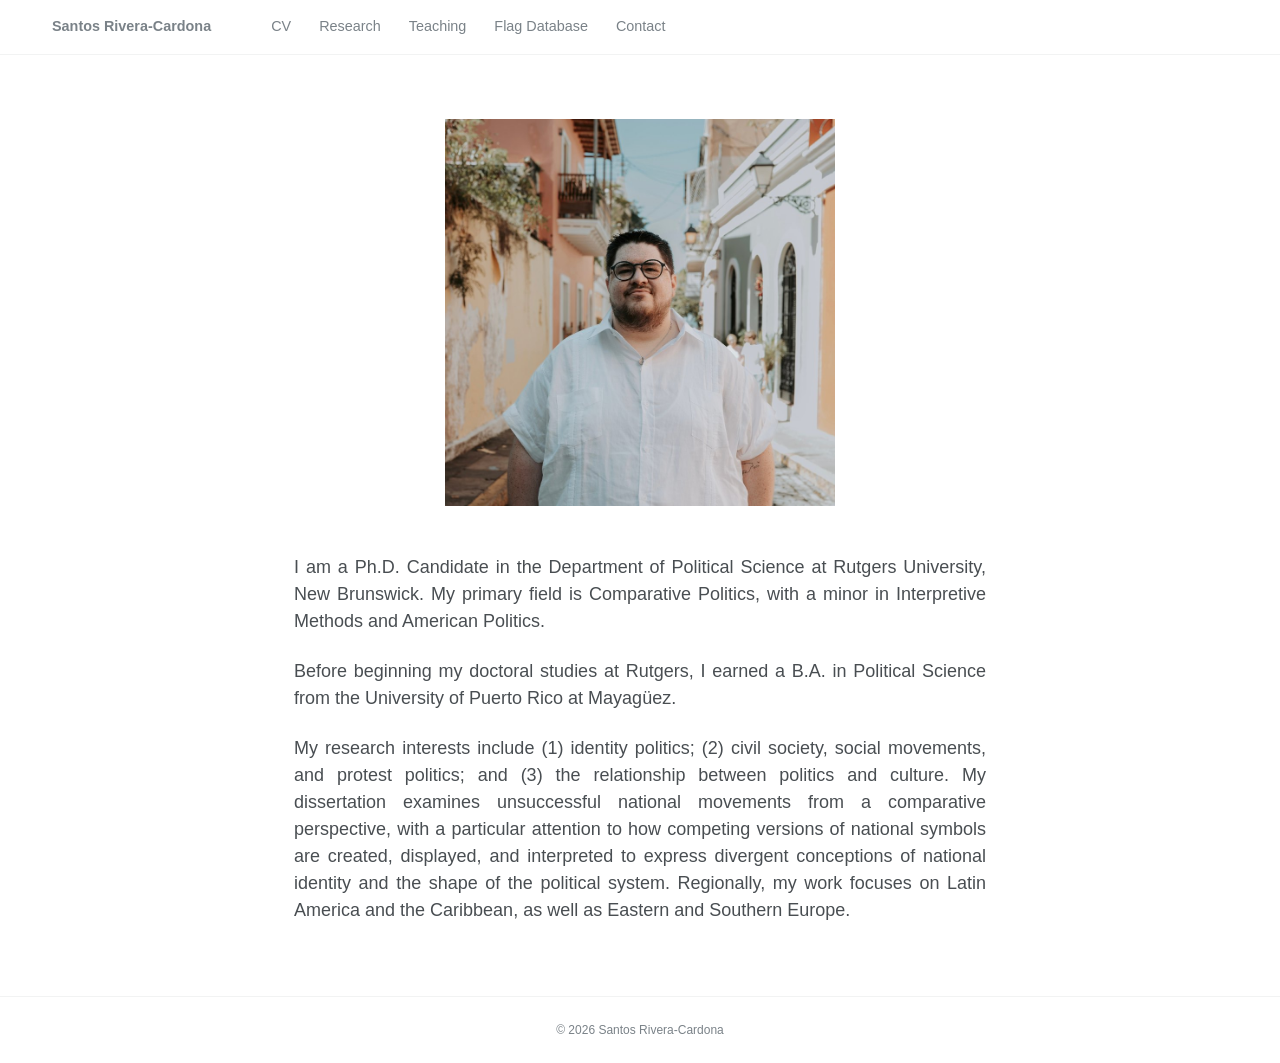
<file: index.html>
<!DOCTYPE html>
<html lang="en">
<head>
  <meta charset="utf-8">
  <meta name="viewport" content="width=device-width, initial-scale=1">
  <title>Santos Rivera-Cardona</title>
  <link rel="stylesheet" href="style.css">
</head>
<body>

<header class="masthead">
  <nav aria-label="Main">
    <a class="site-title" href="index.html">Santos Rivera-Cardona</a>
    <a href="cv.html">CV</a>
    <a href="research.html">Research</a>
    <a href="teaching.html">Teaching</a>
    <a href="flags.html">Flag Database</a>
    <a href="contact.html">Contact</a>
  </nav>
</header>

<main>

  <!-- Replace profile.jpg with your own photo (keep the same file name) -->
  <img class="profile-photo" src="profile.jpg" alt="Santos Rivera-Cardona">

  <!-- Bio. Copy a <p></p> line for each new paragraph. -->
  <p>I am a Ph.D. Candidate in the Department of Political Science at Rutgers University, New Brunswick. My primary field is Comparative Politics, with a minor in Interpretive Methods and American Politics.</p>

  <p>Before beginning my doctoral studies at Rutgers, I earned a B.A. in Political Science from the University of Puerto Rico at Mayagüez.</p>

  <p>My research interests include (1) identity politics; (2) civil society, social movements, and protest politics; and (3) the relationship between politics and culture. My dissertation examines unsuccessful national movements from a comparative perspective, with a particular attention to how competing versions of national symbols are created, displayed, and interpreted to express divergent conceptions of national identity and the shape of the political system. Regionally, my work focuses on Latin America and the Caribbean, as well as Eastern and Southern Europe.</p>

</main>

<footer>
  © 2026 Santos Rivera-Cardona
</footer>

</body>
</html>
</file>
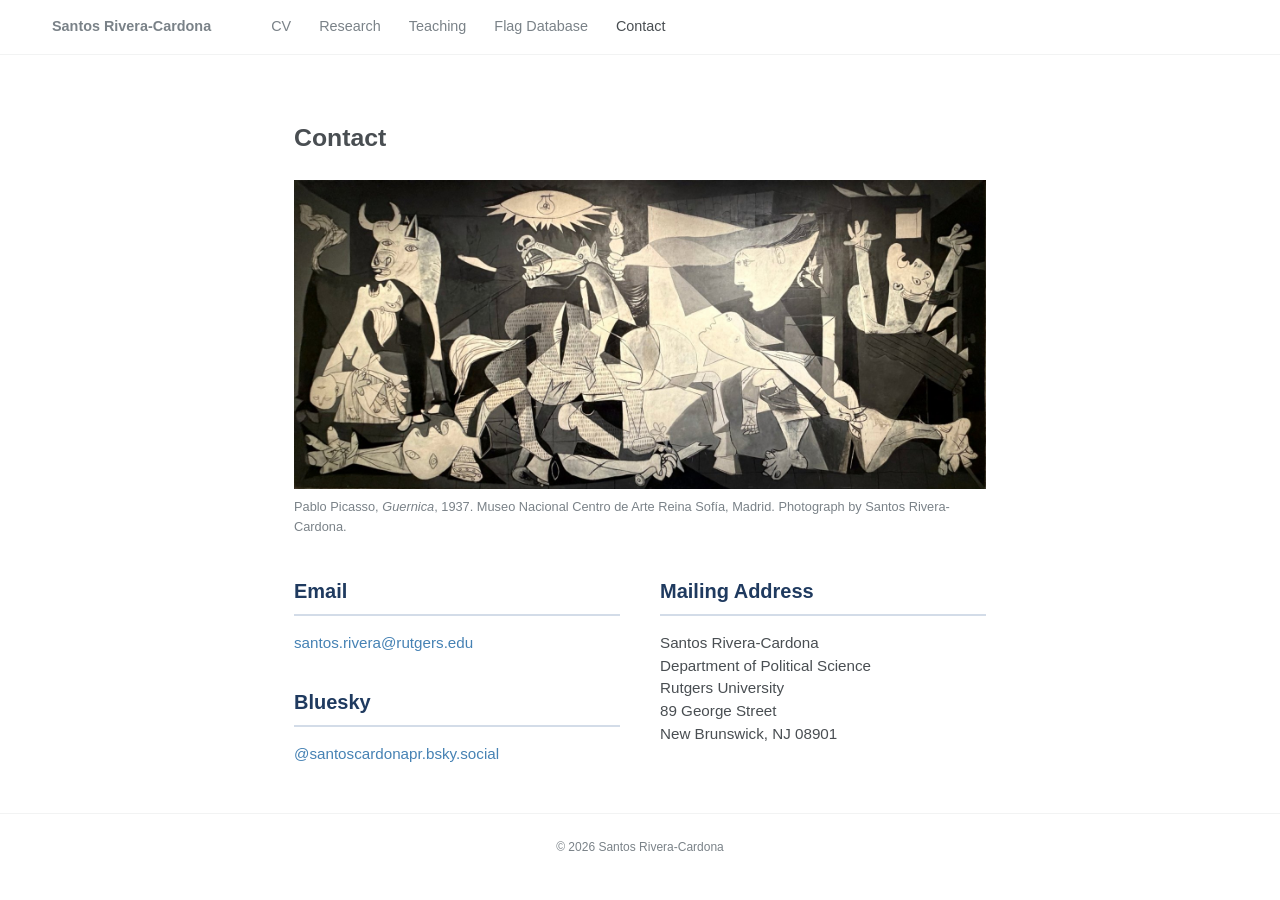
<file: contact.html>
<!DOCTYPE html>
<html lang="en">
<head>
  <meta charset="utf-8">
  <meta name="viewport" content="width=device-width, initial-scale=1">
  <title>Contact - Santos Rivera-Cardona</title>
  <link rel="stylesheet" href="style.css">
</head>
<body>

<header class="masthead">
  <nav aria-label="Main">
    <a class="site-title" href="index.html">Santos Rivera-Cardona</a>
    <a href="cv.html">CV</a>
    <a href="research.html">Research</a>
    <a href="teaching.html">Teaching</a>
    <a href="flags.html">Flag Database</a>
    <a href="contact.html" aria-current="page">Contact</a>
  </nav>
</header>

<main>

  <h1>Contact</h1>

  <figure class="wide-photo">
    <img src="contact.jpg" alt="Pablo Picasso’s Guernica on display at the Museo Reina Sofía in Madrid">
    <figcaption>Pablo Picasso, <em>Guernica</em>, 1937. Museo Nacional Centro de Arte Reina Sofía, Madrid. Photograph by Santos Rivera-Cardona.</figcaption>
  </figure>

  <div class="contact-grid">
    <div>
      <section>
        <h2>Email</h2>
        <p><a href="mailto:santos.rivera@rutgers.edu">santos.rivera@rutgers.edu</a></p>
      </section>

      <section class="contact-next">
        <h2>Bluesky</h2>
        <p><a href="https://bsky.app/profile/santoscardonapr.bsky.social">@santoscardonapr.bsky.social</a></p>
      </section>
    </div>

    <section>
      <h2>Mailing Address</h2>
      <address>
        Santos Rivera-Cardona<br>
        Department of Political Science<br>
        Rutgers University<br>
        89 George Street<br>
        New Brunswick, NJ 08901
      </address>
    </section>
  </div>

</main>

<footer>
  © 2026 Santos Rivera-Cardona
</footer>

</body>
</html>
</file>
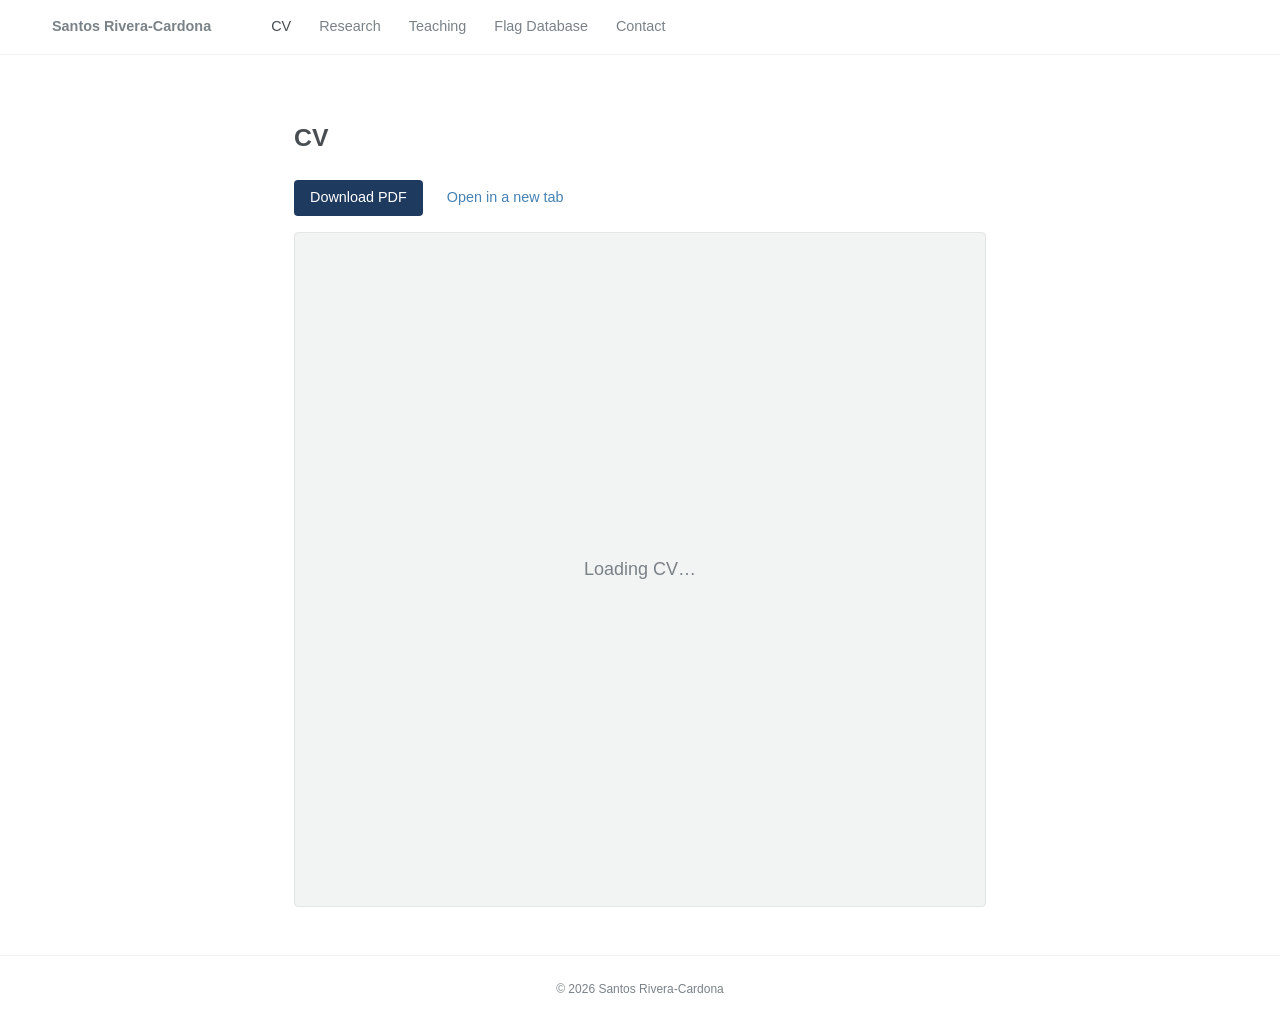
<file: cv.html>
<!DOCTYPE html>
<html lang="en">
<head>
  <meta charset="utf-8">
  <meta name="viewport" content="width=device-width, initial-scale=1">
  <title>CV - Santos Rivera-Cardona</title>
  <link rel="stylesheet" href="style.css">
</head>
<body>

<header class="masthead">
  <nav aria-label="Main">
    <a class="site-title" href="index.html">Santos Rivera-Cardona</a>
    <a href="cv.html" aria-current="page">CV</a>
    <a href="research.html">Research</a>
    <a href="teaching.html">Teaching</a>
    <a href="flags.html">Flag Database</a>
    <a href="contact.html">Contact</a>
  </nav>
</header>

<main>

  <h1>CV</h1>

  <!-- Your CV lives at cv.pdf. To update it, replace that file and keep the same name. -->
  <div class="cv-toolbar">
    <a class="cv-download" href="cv.pdf" download>Download PDF</a>
    <a href="cv.pdf" target="_blank" rel="noopener">Open in a new tab</a>
  </div>

  <div class="cv-viewer" id="cv-viewer" tabindex="0" role="region" aria-label="CV, scroll to read">
    <p class="cv-status">Loading CV…</p>
  </div>

  <script type="module">
    // Draws each page of cv.pdf inside the scrolling window.
    // Uses PDF.js (in the js folder) so it looks the same on phones and computers.
    const box = document.getElementById('cv-viewer');
    const url = 'cv.pdf';

    async function draw() {
      const pdfjs = await import('./pdf.min.mjs');
      pdfjs.GlobalWorkerOptions.workerSrc = './pdf.worker.min.mjs';
      const pdf = await pdfjs.getDocument({ url }).promise;
      const available = box.clientWidth - 32;
      const dpr = window.devicePixelRatio || 1;
      const pages = [];
      for (let i = 1; i <= pdf.numPages; i++) {
        const page = await pdf.getPage(i);
        const base = page.getViewport({ scale: 1 });
        const scale = Math.min(available / base.width, 1.5);
        const view = page.getViewport({ scale: scale * dpr });
        const canvas = document.createElement('canvas');
        canvas.className = 'cv-page';
        canvas.width = view.width;
        canvas.height = view.height;
        canvas.style.width = Math.floor(view.width / dpr) + 'px';
        canvas.setAttribute('role', 'img');
        canvas.setAttribute('aria-label', `CV page ${i} of ${pdf.numPages}`);
        await page.render({ canvasContext: canvas.getContext('2d'), viewport: view }).promise;
        pages.push(canvas);
      }
      box.replaceChildren(...pages);
    }

    draw().catch(() => {
      // If anything fails, fall back to the browser's own PDF viewer.
      box.innerHTML = '<iframe class="cv-frame" src="cv.pdf" title="CV"></iframe>';
    });
  </script>

</main>

<footer>
  © 2026 Santos Rivera-Cardona
</footer>

</body>
</html>
</file>
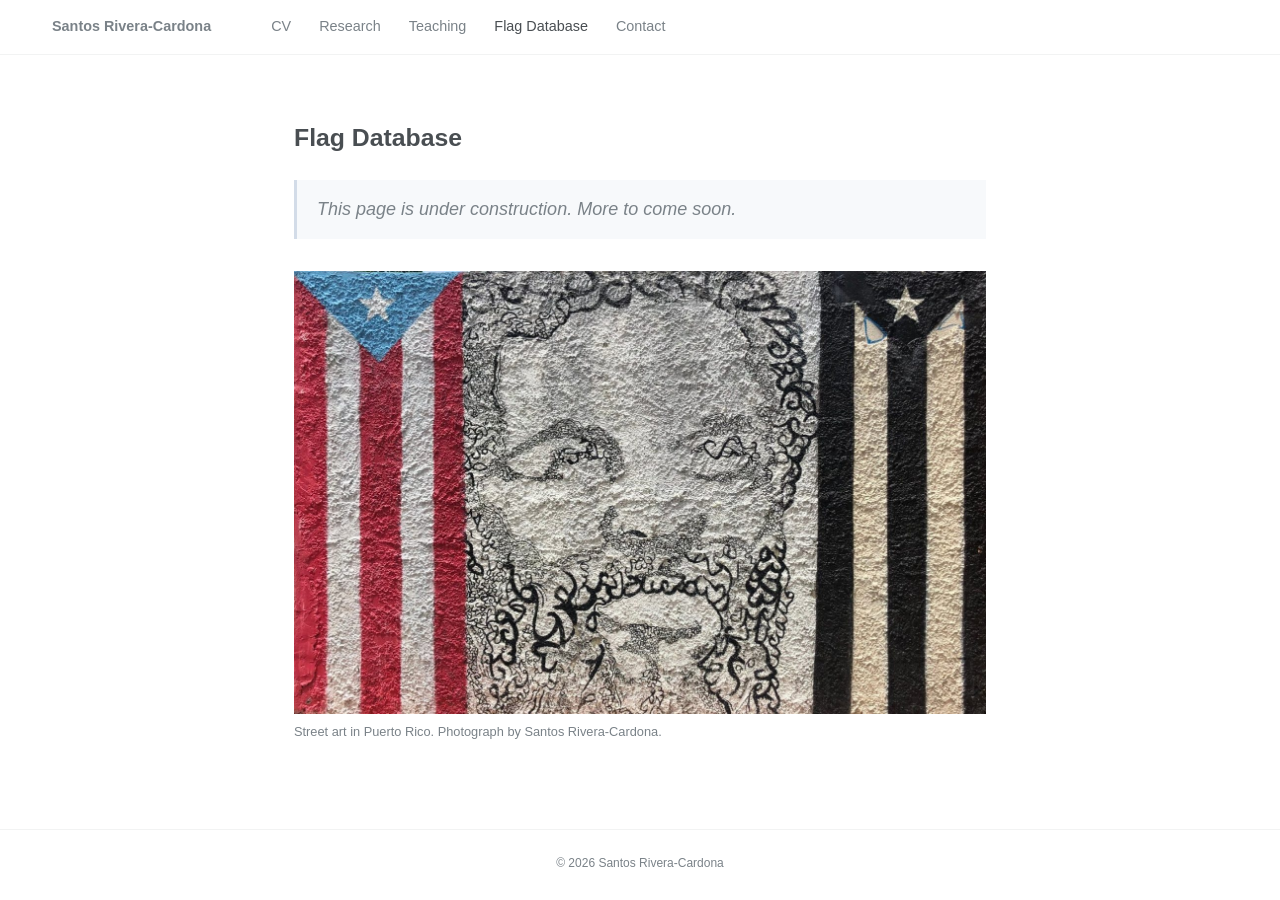
<file: flags.html>
<!DOCTYPE html>
<html lang="en">
<head>
  <meta charset="utf-8">
  <meta name="viewport" content="width=device-width, initial-scale=1">
  <title>Flag Database - Santos Rivera-Cardona</title>
  <link rel="stylesheet" href="style.css">
</head>
<body>

<header class="masthead">
  <nav aria-label="Main">
    <a class="site-title" href="index.html">Santos Rivera-Cardona</a>
    <a href="cv.html">CV</a>
    <a href="research.html">Research</a>
    <a href="teaching.html">Teaching</a>
    <a href="flags.html" aria-current="page">Flag Database</a>
    <a href="contact.html">Contact</a>
  </nav>
</header>

<main>

  <h1>Flag Database</h1>

  <p class="coming-soon">This page is under construction. More to come soon.</p>

  <figure class="wide-photo">
    <img src="flags-mural.jpg" alt="Street mural with a portrait drawn in black line work between a Puerto Rican flag in red, white, and blue and a black-and-white Puerto Rican flag">
    <figcaption>Street art in Puerto Rico. Photograph by Santos Rivera-Cardona.</figcaption>
  </figure>

</main>

<footer>
  © 2026 Santos Rivera-Cardona
</footer>

</body>
</html>
</file>
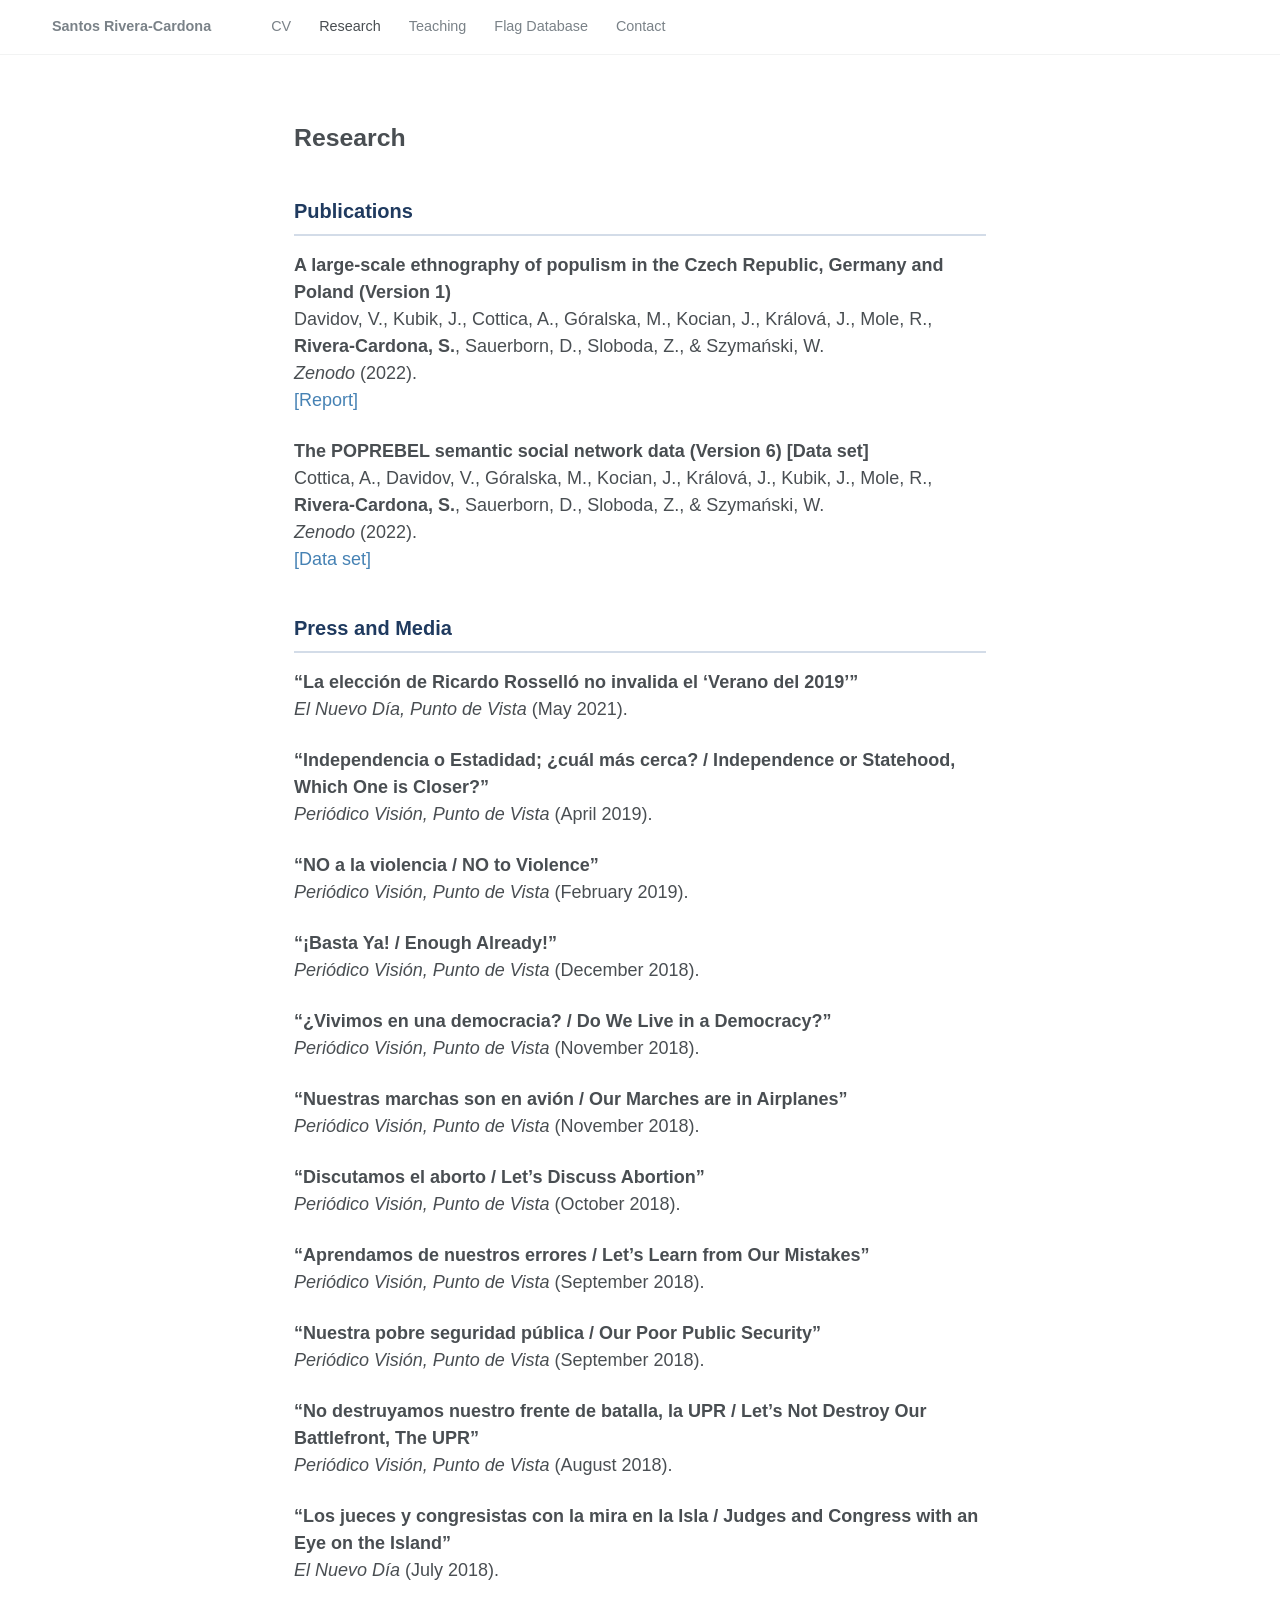
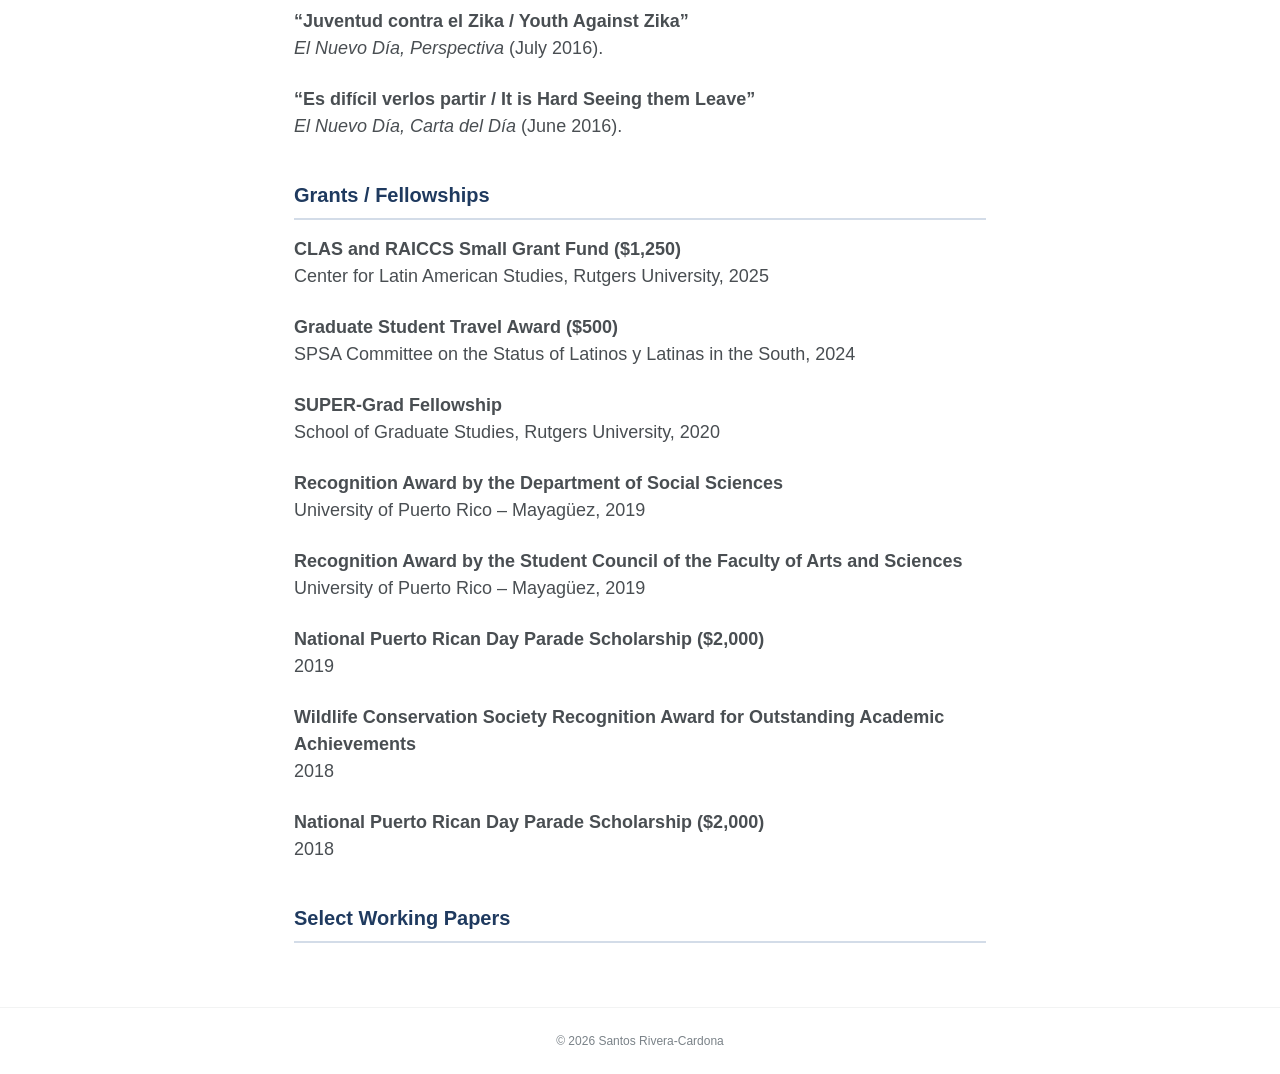
<file: research.html>
<!DOCTYPE html>
<html lang="en">
<head>
  <meta charset="utf-8">
  <meta name="viewport" content="width=device-width, initial-scale=1">
  <title>Research - Santos Rivera-Cardona</title>
  <link rel="stylesheet" href="style.css">
</head>
<body>

<header class="masthead">
  <nav aria-label="Main">
    <a class="site-title" href="index.html">Santos Rivera-Cardona</a>
    <a href="cv.html">CV</a>
    <a href="research.html" aria-current="page">Research</a>
    <a href="teaching.html">Teaching</a>
    <a href="flags.html">Flag Database</a>
    <a href="contact.html">Contact</a>
  </nav>
</header>

<main>

  <h1>Research</h1>

  <h2>Publications</h2>
  <!-- To add an item, copy one <div class="entry"> ... </div> block and edit it. -->
  <div class="entry">
    <span class="title">A large-scale ethnography of populism in the Czech Republic, Germany and Poland (Version 1)</span><br>
    Davidov, V., Kubik, J., Cottica, A., Góralska, M., Kocian, J., Králová, J., Mole, R., <strong>Rivera-Cardona, S.</strong>, Sauerborn, D., Sloboda, Z., &amp; Szymański, W.<br>
    <em>Zenodo</em> (2022).<br>
    <a href="https://doi.org/10.5281/zenodo.7494327">[Report]</a>
  </div>
  <div class="entry">
    <span class="title">The POPREBEL semantic social network data (Version 6) [Data set]</span><br>
    Cottica, A., Davidov, V., Góralska, M., Kocian, J., Králová, J., Kubik, J., Mole, R., <strong>Rivera-Cardona, S.</strong>, Sauerborn, D., Sloboda, Z., &amp; Szymański, W.<br>
    <em>Zenodo</em> (2022).<br>
    <a href="https://doi.org/10.5281/zenodo.7477600">[Data set]</a>
  </div>

  <h2>Press and Media</h2>
  <div class="entry">
    <span class="title" lang="es">“La elección de Ricardo Rosselló no invalida el ‘Verano del 2019’”</span><br>
    <em>El Nuevo Día, Punto de Vista</em> (May 2021).
  </div>
  <div class="entry">
    <span class="title" lang="es">“Independencia o Estadidad; ¿cuál más cerca? / Independence or Statehood, Which One is Closer?”</span><br>
    <em>Periódico Visión, Punto de Vista</em> (April 2019).
  </div>
  <div class="entry">
    <span class="title" lang="es">“NO a la violencia / NO to Violence”</span><br>
    <em>Periódico Visión, Punto de Vista</em> (February 2019).
  </div>
  <div class="entry">
    <span class="title" lang="es">“¡Basta Ya! / Enough Already!”</span><br>
    <em>Periódico Visión, Punto de Vista</em> (December 2018).
  </div>
  <div class="entry">
    <span class="title" lang="es">“¿Vivimos en una democracia? / Do We Live in a Democracy?”</span><br>
    <em>Periódico Visión, Punto de Vista</em> (November 2018).
  </div>
  <div class="entry">
    <span class="title" lang="es">“Nuestras marchas son en avión / Our Marches are in Airplanes”</span><br>
    <em>Periódico Visión, Punto de Vista</em> (November 2018).
  </div>
  <div class="entry">
    <span class="title" lang="es">“Discutamos el aborto / Let’s Discuss Abortion”</span><br>
    <em>Periódico Visión, Punto de Vista</em> (October 2018).
  </div>
  <div class="entry">
    <span class="title" lang="es">“Aprendamos de nuestros errores / Let’s Learn from Our Mistakes”</span><br>
    <em>Periódico Visión, Punto de Vista</em> (September 2018).
  </div>
  <div class="entry">
    <span class="title" lang="es">“Nuestra pobre seguridad pública / Our Poor Public Security”</span><br>
    <em>Periódico Visión, Punto de Vista</em> (September 2018).
  </div>
  <div class="entry">
    <span class="title" lang="es">“No destruyamos nuestro frente de batalla, la UPR / Let’s Not Destroy Our Battlefront, The UPR”</span><br>
    <em>Periódico Visión, Punto de Vista</em> (August 2018).
  </div>
  <div class="entry">
    <span class="title" lang="es">“Los jueces y congresistas con la mira en la Isla / Judges and Congress with an Eye on the Island”</span><br>
    <em>El Nuevo Día</em> (July 2018).
  </div>
  <div class="entry">
    <span class="title" lang="es">“Juventud contra el Zika / Youth Against Zika”</span><br>
    <em>El Nuevo Día, Perspectiva</em> (July 2016).
  </div>
  <div class="entry">
    <span class="title" lang="es">“Es difícil verlos partir / It is Hard Seeing them Leave”</span><br>
    <em>El Nuevo Día, Carta del Día</em> (June 2016).
  </div>

  <h2>Grants / Fellowships</h2>
  <div class="entry">
    <span class="title">CLAS and RAICCS Small Grant Fund ($1,250)</span><br>
    Center for Latin American Studies, Rutgers University, 2025
  </div>
  <div class="entry">
    <span class="title">Graduate Student Travel Award ($500)</span><br>
    SPSA Committee on the Status of Latinos y Latinas in the South, 2024
  </div>
  <div class="entry">
    <span class="title">SUPER-Grad Fellowship</span><br>
    School of Graduate Studies, Rutgers University, 2020
  </div>
  <div class="entry">
    <span class="title">Recognition Award by the Department of Social Sciences</span><br>
    University of Puerto Rico – Mayagüez, 2019
  </div>
  <div class="entry">
    <span class="title">Recognition Award by the Student Council of the Faculty of Arts and Sciences</span><br>
    University of Puerto Rico – Mayagüez, 2019
  </div>
  <div class="entry">
    <span class="title">National Puerto Rican Day Parade Scholarship ($2,000)</span><br>
    2019
  </div>
  <div class="entry">
    <span class="title">Wildlife Conservation Society Recognition Award for Outstanding Academic Achievements</span><br>
    2018
  </div>
  <div class="entry">
    <span class="title">National Puerto Rican Day Parade Scholarship ($2,000)</span><br>
    2018
  </div>

  <h2>Select Working Papers</h2>
  <!-- Example:
  <div class="entry">
    <span class="title">Title</span><br>
    Authors<br>
    Status (Year).<br>
    <a href="">[Draft]</a>
  </div>
  -->

</main>

<footer>
  © 2026 Santos Rivera-Cardona
</footer>

</body>
</html>
</file>
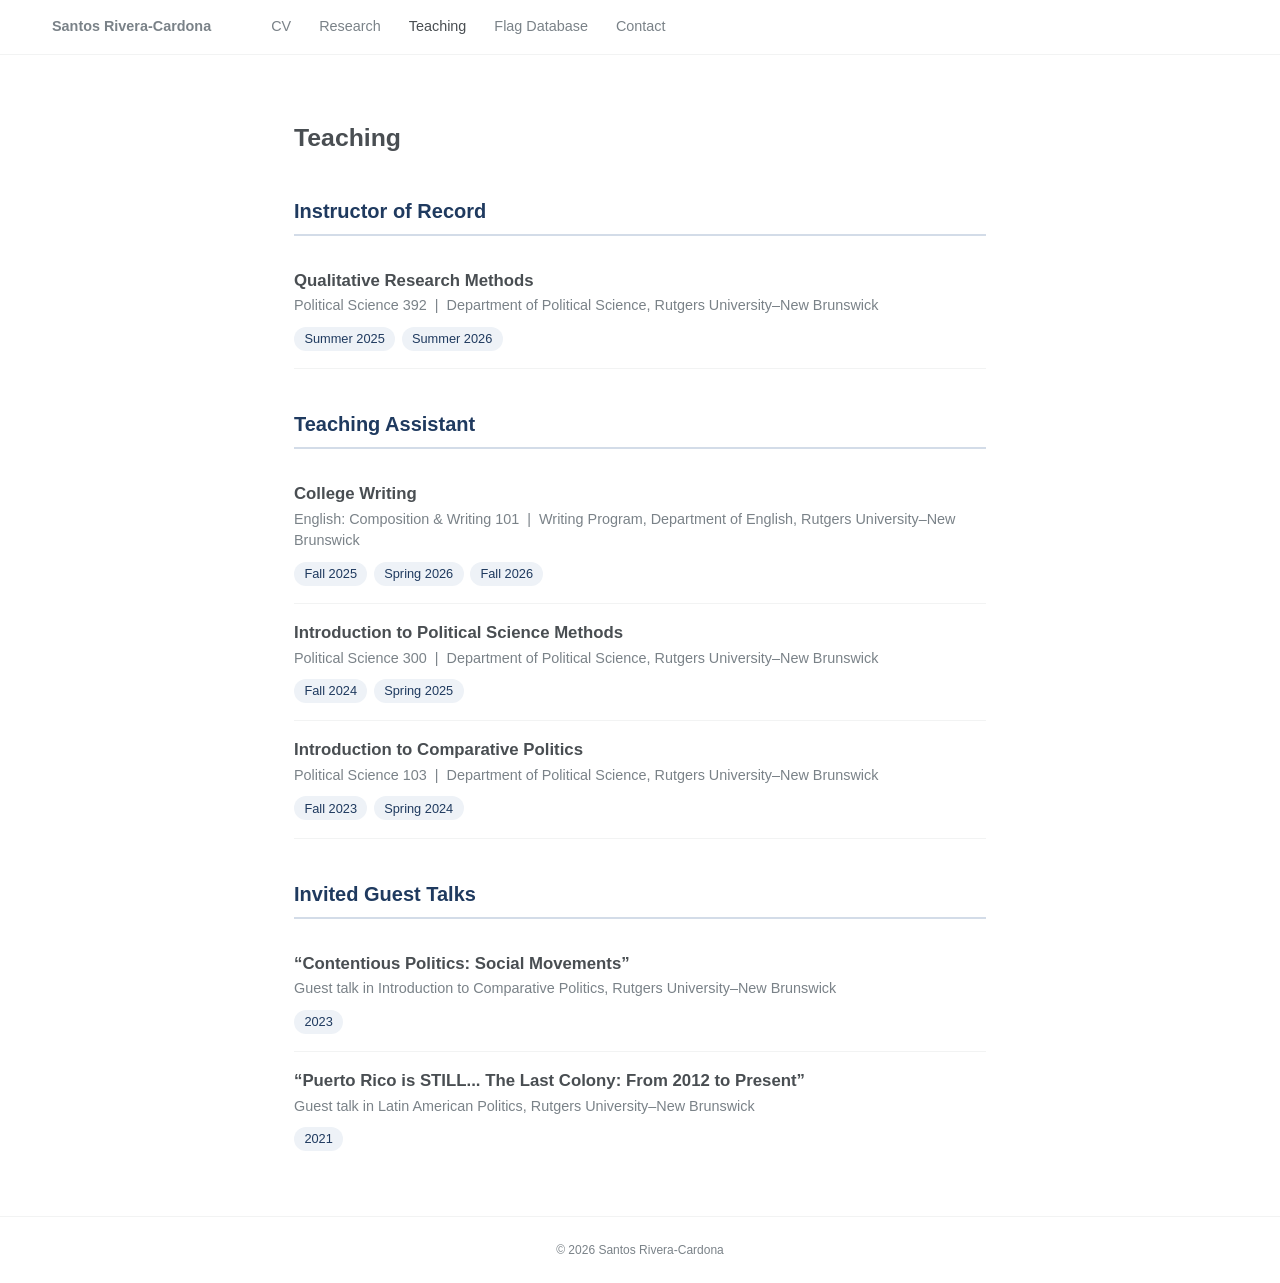
<file: teaching.html>
<!DOCTYPE html>
<html lang="en">
<head>
  <meta charset="utf-8">
  <meta name="viewport" content="width=device-width, initial-scale=1">
  <title>Teaching - Santos Rivera-Cardona</title>
  <link rel="stylesheet" href="style.css">
</head>
<body>

<header class="masthead">
  <nav aria-label="Main">
    <a class="site-title" href="index.html">Santos Rivera-Cardona</a>
    <a href="cv.html">CV</a>
    <a href="research.html">Research</a>
    <a href="teaching.html" aria-current="page">Teaching</a>
    <a href="flags.html">Flag Database</a>
    <a href="contact.html">Contact</a>
  </nav>
</header>

<main>

  <h1>Teaching</h1>

  <h2>Instructor of Record</h2>
  <div class="course">
    <div class="course-title">Qualitative Research Methods</div>
    <div class="course-meta">Political Science 392 &nbsp;|&nbsp; Department of Political Science, Rutgers University–New Brunswick</div>
    <ul class="terms" aria-label="Terms taught"><li>Summer 2025</li><li>Summer 2026</li></ul>
  </div>

  <h2>Teaching Assistant</h2>
  <div class="course">
    <div class="course-title">College Writing</div>
    <div class="course-meta">English: Composition &amp; Writing 101 &nbsp;|&nbsp; Writing Program, Department of English, Rutgers University–New Brunswick</div>
    <ul class="terms" aria-label="Terms taught"><li>Fall 2025</li><li>Spring 2026</li><li>Fall 2026</li></ul>
  </div>
  <div class="course">
    <div class="course-title">Introduction to Political Science Methods</div>
    <div class="course-meta">Political Science 300 &nbsp;|&nbsp; Department of Political Science, Rutgers University–New Brunswick</div>
    <ul class="terms" aria-label="Terms taught"><li>Fall 2024</li><li>Spring 2025</li></ul>
  </div>
  <div class="course">
    <div class="course-title">Introduction to Comparative Politics</div>
    <div class="course-meta">Political Science 103 &nbsp;|&nbsp; Department of Political Science, Rutgers University–New Brunswick</div>
    <ul class="terms" aria-label="Terms taught"><li>Fall 2023</li><li>Spring 2024</li></ul>
  </div>

  <h2>Invited Guest Talks</h2>
  <div class="course">
    <div class="course-title">“Contentious Politics: Social Movements”</div>
    <div class="course-meta">Guest talk in Introduction to Comparative Politics, Rutgers University–New Brunswick</div>
    <ul class="terms" aria-label="Year"><li>2023</li></ul>
  </div>
  <div class="course">
    <div class="course-title">“Puerto Rico is STILL... The Last Colony: From 2012 to Present”</div>
    <div class="course-meta">Guest talk in Latin American Politics, Rutgers University–New Brunswick</div>
    <ul class="terms" aria-label="Year"><li>2021</li></ul>
  </div>

  <!-- To add a course, copy one <div class="course"> ... </div> block and edit it. -->

</main>

<footer>
  © 2026 Santos Rivera-Cardona
</footer>

</body>
</html>
</file>
<file: style.css>
/* Clean white academic template, modeled on the AcademicPages layout */

:root {
  --bg: #ffffff;
  --text: #494e52;      /* body text */
  --muted: #7a8288;     /* nav and footer */
  --border: #f2f3f3;    /* masthead and footer lines */
  --link: #4682b4;      /* links */
  --button: #1f3a5f;    /* buttons (dark navy) */
  --button-hover: #2c5282;
  --heading: #1f3a5f;   /* section headings (same navy as the button) */
  --heading-line: #d3dce8; /* line under section headings */
  --font: -apple-system, BlinkMacSystemFont, "Segoe UI", Roboto, "Helvetica Neue", Arial, sans-serif;
}

* { box-sizing: border-box; }

body {
  margin: 0;
  background: var(--bg);
  color: var(--text);
  font-family: var(--font);
  font-size: 18px;
  line-height: 1.5;
}

a { color: var(--link); text-decoration: none; }
a:hover { text-decoration: underline; }
a:focus-visible { outline: 2px solid var(--link); outline-offset: 2px; }

img { max-width: 100%; height: auto; }

/* ---------- Top bar ---------- */
.masthead {
  border-bottom: 1px solid var(--border);
}
.masthead nav {
  max-width: 1280px;
  margin: 0 auto;
  padding: 1rem 3.25rem;
  display: flex;
  flex-wrap: wrap;
  align-items: center;
  gap: 0.5rem 1.75rem;
}
.masthead a {
  color: var(--muted);
  font-size: 0.9rem;
}
.masthead a:hover { color: var(--text); text-decoration: none; }
.masthead .site-title {
  font-weight: 700;
  margin-right: 2rem;
}
.masthead a[aria-current="page"] { color: var(--text); }

/* ---------- Page content ---------- */
main {
  max-width: 740px;
  margin: 0 auto;
  padding: 4rem 1.5rem 3rem;
}

h1 {
  font-size: 1.55rem;
  font-weight: 700;
  margin: 0 0 1.5rem;
}
h2 {
  font-size: 1.25rem;
  font-weight: 700;
  color: var(--heading);
  margin: 2.5rem 0 1rem;
  padding-bottom: 0.5rem;
  border-bottom: 2px solid var(--heading-line);
}
h3 {
  font-size: 1.05rem;
  font-weight: 700;
  margin: 1.75rem 0 0.5rem;
}
p { margin: 0 0 1.3em; }

/* Home: centered photo above the bio */
.profile-photo {
  display: block;
  width: 390px;
  max-width: 100%;
  margin: 0 auto 3rem;
}

/* Home: justified bio paragraphs below the photo */
.profile-photo ~ p {
  text-align: justify;
  text-justify: inter-word;
  hyphens: auto;
  -webkit-hyphens: auto;
}

/* Lists of papers, grants, etc. */
.entry { margin-bottom: 1.5rem; }
.entry .title { font-weight: 700; }

/* Contact: wide photo and three columns */
.wide-photo { margin: 0 0 2.5rem; }
.wide-photo img { display: block; width: 100%; }
.wide-photo figcaption {
  font-size: 0.8rem;
  color: var(--muted);
  margin-top: 0.5rem;
}
.contact-grid {
  display: grid;
  grid-template-columns: minmax(0, 1fr) minmax(0, 1fr);
  gap: 2.5rem;
}
.contact-grid h2 { margin-top: 0; }
.contact-grid .contact-next { margin-top: 2rem; }
.contact-grid p, .contact-grid address {
  margin: 0;
  font-style: normal;
  font-size: 0.95rem;
  overflow-wrap: break-word;
}
@media (max-width: 700px) {
  .contact-grid { grid-template-columns: 1fr; gap: 0.5rem; }
  .contact-grid h2 { margin-top: 1.5rem; }
}

/* Placeholder note for pages in progress */
.coming-soon {
  margin-bottom: 2rem;
  color: var(--muted);
  font-style: italic;
  padding: 1rem 1.25rem;
  border-left: 3px solid var(--heading-line);
  background: #f7f9fb;
}

/* Teaching: one block per course */
.course {
  padding: 1rem 0 1.1rem;
  border-bottom: 1px solid var(--border);
}
.course:last-of-type { border-bottom: 0; }
.course-title {
  font-weight: 700;
  font-size: 1.05rem;
}
.course-meta {
  color: var(--muted);
  font-size: 0.9rem;
  margin-top: 0.15rem;
}
.terms {
  list-style: none;
  display: flex;
  flex-wrap: wrap;
  gap: 0.4rem;
  margin: 0.6rem 0 0;
  padding: 0;
}
.terms li {
  font-size: 0.8rem;
  color: var(--heading);
  background: #eef2f7;
  border-radius: 999px;
  padding: 0.15rem 0.65rem;
}

/* Quick links at the top of the Data page */
.jump-links {
  display: flex;
  flex-wrap: wrap;
  gap: 0.5rem 2rem;
  margin-bottom: 2rem;
}

/* CV viewer: a scrolling window with the PDF pages inside */
.cv-toolbar {
  display: flex;
  flex-wrap: wrap;
  align-items: center;
  gap: 0.75rem 1.5rem;
  margin-bottom: 1rem;
  font-size: 0.9rem;
}
.cv-download {
  display: inline-block;
  background: var(--button);
  color: #fff;
  padding: 0.45rem 1rem;
  border-radius: 4px;
}
.cv-download:hover { background: var(--button-hover); text-decoration: none; }

.cv-viewer {
  height: 75vh;
  min-height: 480px;
  overflow-y: auto;
  background: #f2f3f3;
  border: 1px solid #e3e5e6;
  border-radius: 4px;
  padding: 16px;
  display: flex;
  flex-direction: column;
  align-items: center;
  gap: 16px;
}
.cv-page {
  display: block;
  max-width: 100%;
  height: auto;
  background: #fff;
  box-shadow: 0 1px 4px rgba(0, 0, 0, 0.12);
}
.cv-status { color: var(--muted); margin: auto; }
.cv-frame {
  width: 100%;
  height: 100%;
  border: 0;
}

/* ---------- Footer ---------- */
footer {
  border-top: 1px solid var(--border);
  padding: 1.5rem;
  text-align: center;
  color: var(--muted);
  font-size: 0.75rem;
}

@media (max-width: 600px) {
  .masthead nav { padding: 1rem 1.25rem; }
  .masthead nav { gap: 0.4rem 1rem; }
  .masthead a { font-size: 0.85rem; }
  .masthead .site-title { width: 100%; margin-right: 0; font-size: 0.95rem; }
  main { padding-top: 2.5rem; }
}
</file>
